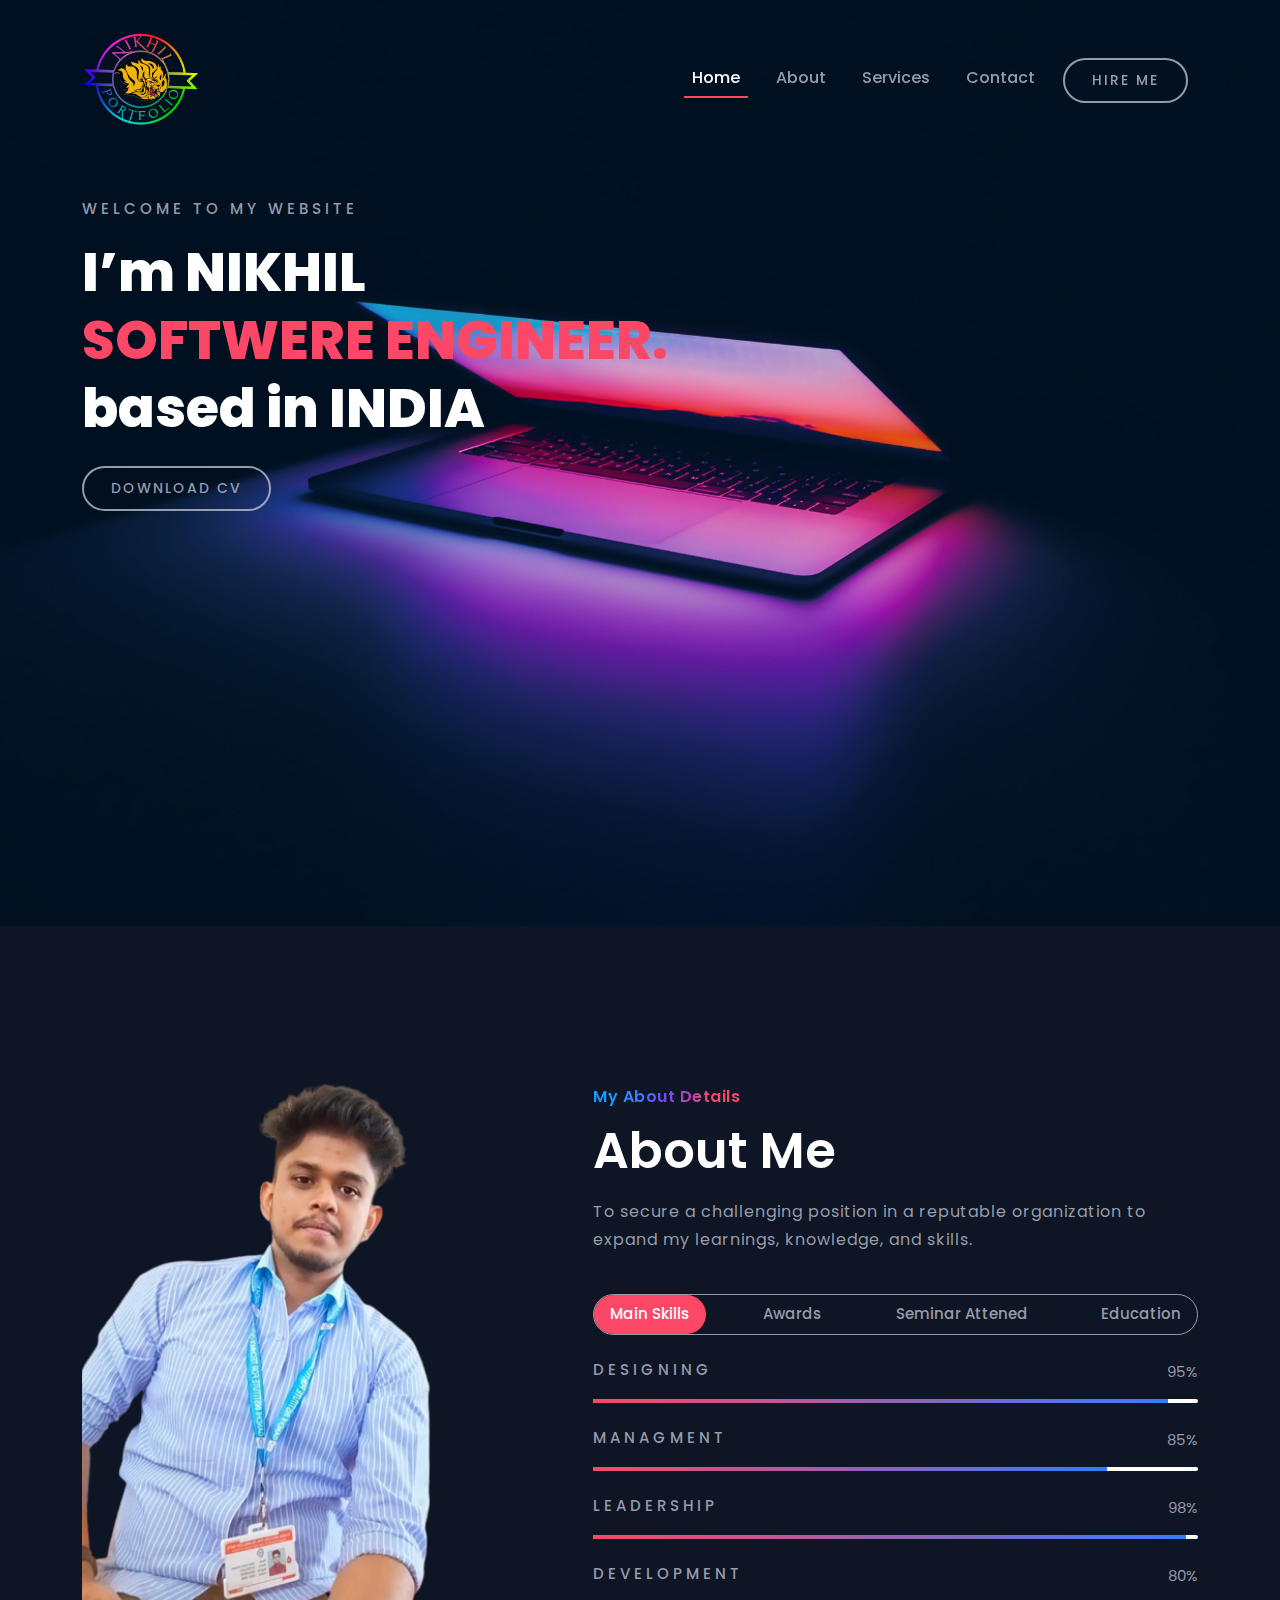
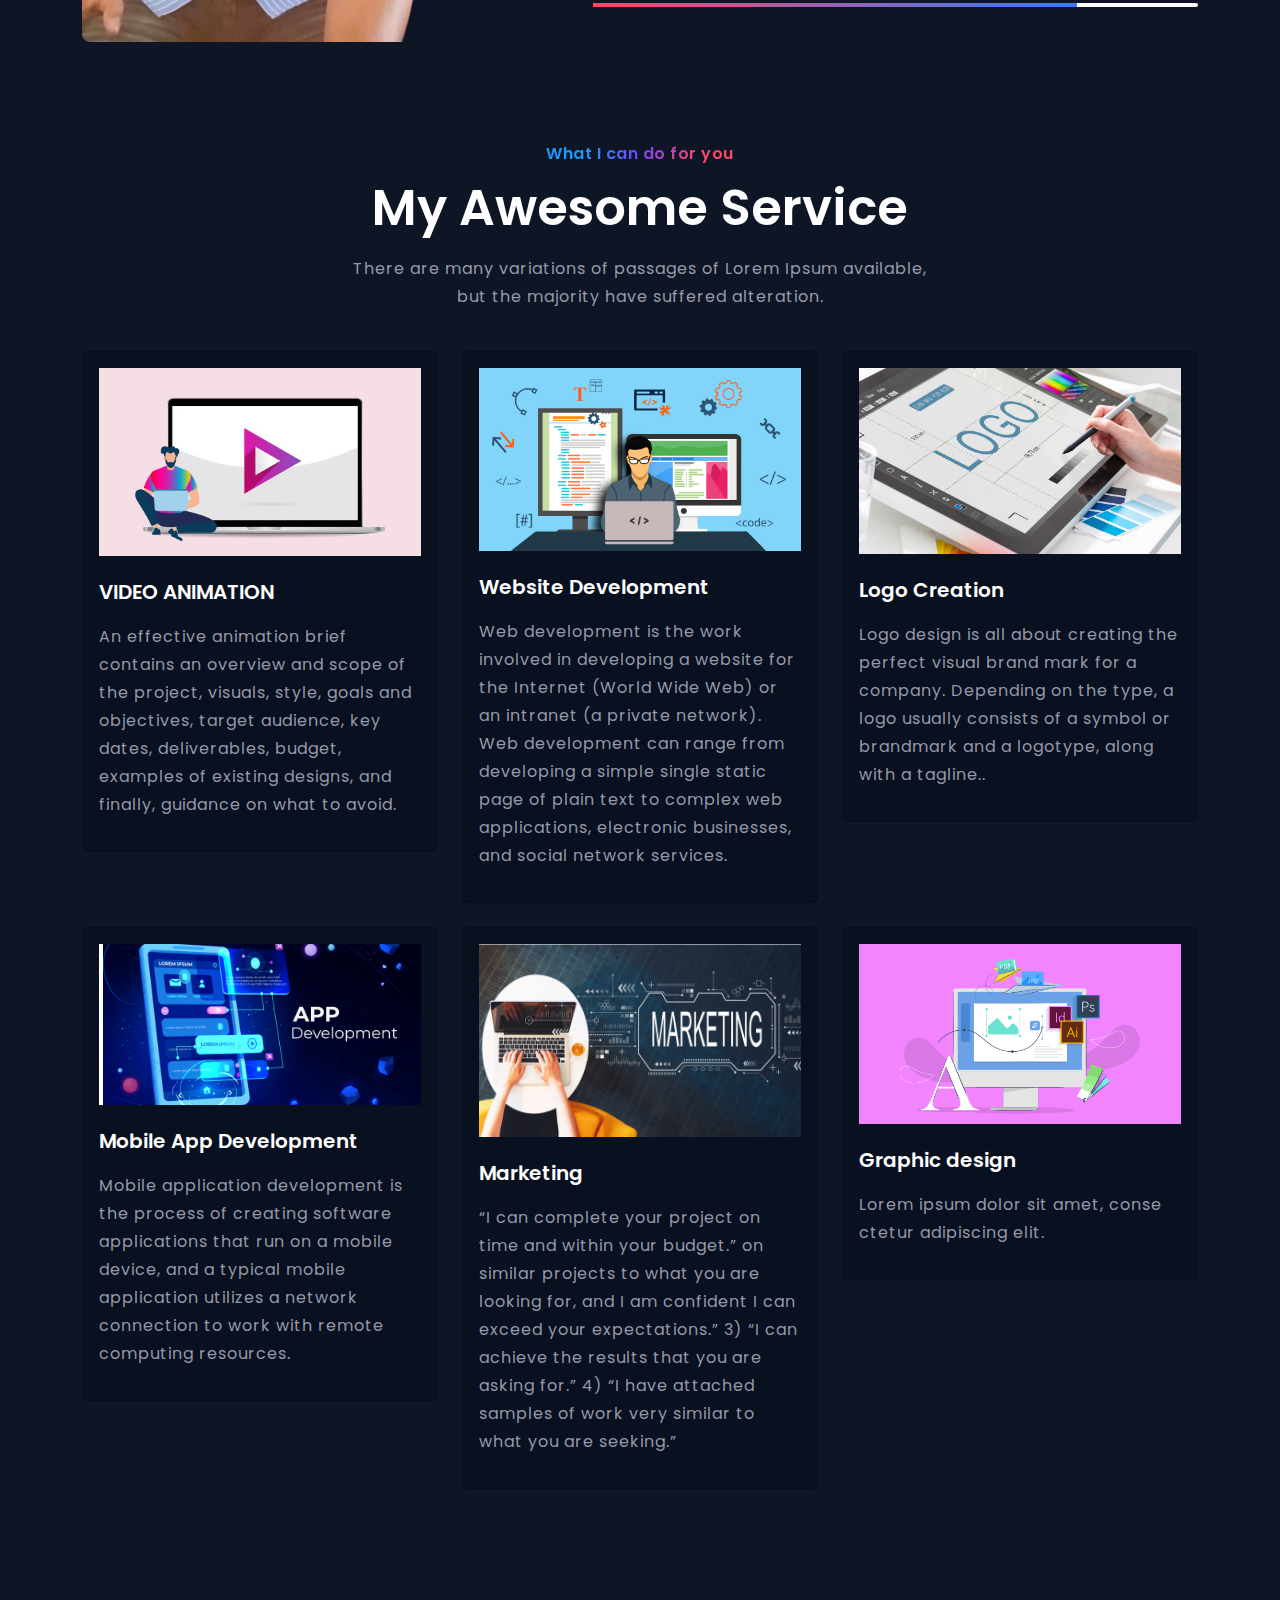
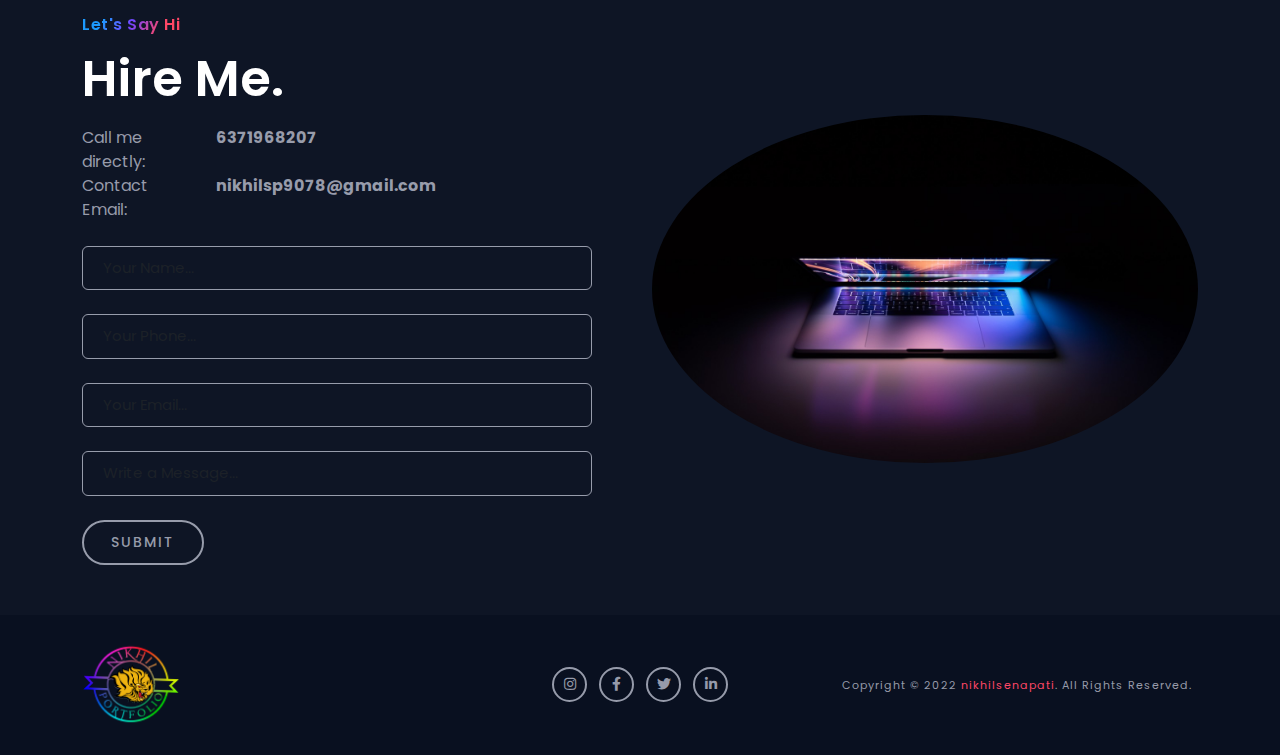
<file: index.html>
<!DOCTYPE html>
<html lang="en">

<head>
    <meta charset="UTF-8">
    <meta name="viewport" content="width=device-width, initial-scale=1.0">
    <title>Nikhil poetfolio</title>

    <!-- FAVICON -->
    <link rel="icon" type="image/png" href="anu.png" style="border-radius: 50%;">

    <!-- Bootstrap 5 CDN Links -->
    <link rel="stylesheet" href="https://cdnjs.cloudflare.com/ajax/libs/twitter-bootstrap/5.1.0/css/bootstrap.min.css">
    <link rel="stylesheet" href="https://cdnjs.cloudflare.com/ajax/libs/font-awesome/5.15.4/css/all.min.css">

    <!-- Custom File's Link -->
    <link rel="stylesheet" href="style.css">
    <link rel="stylesheet" href="reponsive-style.css">

</head>

<body data-bs-spy="scroll" data-bs-target=".navbar" data-bs-offset="75">
    <!-- Navbar section -->
    <header class="header_wrapper">
        <nav class="navbar navbar-expand-lg fixed-top">
            <div class="container">
                <a class="navbar-brand" href="#">
                    <img src="anu.png" class="img-fluid" alt="logo" style="border-radius: 50%;">
                </a>

                <button class="navbar-toggler" type="button" data-bs-toggle="collapse" data-bs-target="#navbarNav"
                    aria-controls="navbarNav" aria-expanded="false" aria-label="Toggle navigation">
                    <!-- <span class="navbar-toggler-icon"></span> -->
                    <i class="fas fa-stream navbar-toggler-icon"></i>
                </button>

                <div class="collapse navbar-collapse justify-content-end" id="navbarNav">
                    <ul class="navbar-nav menu-navbar-nav">
                        <li class="nav-item">
                            <a class="nav-link active" aria-current="page" href="#home">Home</a>
                        </li>
                        <li class="nav-item">
                            <a class="nav-link" href="#about">About</a>
                        </li>
                        <li class="nav-item">
                            <a class="nav-link" href="#services">Services</a>
                        </li>
                        
                        <li class="nav-item">
                            <a class="nav-link" href="#contact">Contact</a>
                        </li>
                        <li class="nav-item mt-3 mt-lg-0">
                            <a class="main-btn" href="#contact">Hire Me</a>
                        </li>
                    </ul>
                </div>
            </div>
        </nav>
    </header>
    <!-- Navbar section exit -->

    <!-- Banner section -->
    <section id="home" class="banner_wrapper">
        <div class="container">
            <div class="row">
                <div class="col-sm-12 text-center text-md-start">
                    <h6>WELCOME TO MY WEBSITE</h6>
                    <h1>I’m NIKHIL<br><span>SOFTWERE ENGINEER.</span><br>based in INDIA</h1>
                    <div class="mt-4">
                        <a class="main-btn" href="Nikhil CV.pdf">Download CV</a>
                    </div>
                </div>
            </div>
        </div>
    </section>
    <!-- Banner section exit -->

    <!-- About section -->
    <section id="about" class="about_wrapper">
        <div class="container">
            <div class="row justify-content-between align-items-center">
                <div class="col-lg-5 mb-4 mb-lg-0">
                    <img src="bhai.png" class="img-fluid rounded-3" alt="About Us " style="width: 500px;">
                </div>
                <div class="col-lg-7 ps-lg-5 text-center text-lg-start">
                    <div class="my-3 my-lg-0">
                        <span class="subtitle">My About Details</span>
                        <h2>About Me</h2>
                        <p>To secure a challenging position in a reputable organization to 
                          expand my learnings, knowledge, and skills.</p>
                    </div>
                    <div class="pt-4">
                        <ul class="nav nav-pills justify-content-center justify-content-lg-between mb-3" id="pills-tab" role="tablist">
                            <li class="nav-item" role="presentation">
                                <button class="nav-link active" id="pills-skill-tab" data-bs-toggle="pill"
                                    data-bs-target="#pills-skill" type="button" role="tab" aria-controls="pills-skill"
                                    aria-selected="true">Main Skills</button>
                            </li>
                            <li class="nav-item" role="presentation">
                                <button class="nav-link" id="pills-Award-tab" data-bs-toggle="pill"
                                    data-bs-target="#pills-Award" type="button" role="tab" aria-controls="pills-Award"
                                    aria-selected="false">Awards</button>
                            </li>
                            <li class="nav-item" role="presentation">
                                <button class="nav-link" id="pills-experiance-tab" data-bs-toggle="pill"
                                    data-bs-target="#pills-experiance" type="button" role="tab"
                                    aria-controls="pills-experiance" aria-selected="false">Seminar Attened</button>
                            </li>
                            
                            <li class="nav-item" role="presentation">
                                <button class="nav-link" id="pills-education-tab" data-bs-toggle="pill"
                                    data-bs-target="#pills-education" type="button" role="tab"
                                    aria-controls="pills-education" aria-selected="false">Education</button>
                            </li>
                        </ul>
                        <div class="tab-content" id="pills-tabContent">
                            <div class="tab-pane fade show active" id="pills-skill" role="tabpanel"
                                aria-labelledby="pills-skill-tab">
                                <div class="single-progress">
                                    <h6>Designing</h6>
                                    <div class="progress">
                                        <div class="progress-bar" role="progressbar" style="width: 95%"
                                            aria-valuenow="0" aria-valuemin="0" aria-valuemax="100">
                                        </div>
                                    </div>
                                    <span class="label">95%</span>
                                </div>
                                <div class="single-progress">
                                    <h6>Managment</h6>
                                    <div class="progress">
                                        <div class="progress-bar" role="progressbar" style="width: 85%"
                                            aria-valuenow="0" aria-valuemin="0" aria-valuemax="100">
                                        </div>
                                    </div>
                                    <span class="label">85%</span>
                                </div>
                                <div class="single-progress">
                                    <h6>Leadership</h6>
                                    <div class="progress">
                                        <div class="progress-bar" role="progressbar" style="width: 98%"
                                            aria-valuenow="0" aria-valuemin="0" aria-valuemax="100">
                                        </div>
                                    </div>
                                    <span class="label">98%</span>
                                </div>
                                <div class="single-progress">
                                    <h6>Development</h6>
                                    <div class="progress">
                                        <div class="progress-bar" role="progressbar" style="width: 80%"
                                            aria-valuenow="0" aria-valuemin="0" aria-valuemax="100">
                                        </div>
                                    </div>
                                    <span class="label">80%</span>
                                </div>
                            </div>
                            <div class="tab-pane fade" id="pills-Award" role="tabpanel"
                                aria-labelledby="pills-Award-tab">
                                <ul class="text-start ps-0">
                                    <li><a href="#">Was a member of NCC
                                            <span></span></a> 2016 - 2018
                                    </li>
                                    <li><a href="#app dev.jpg">The complete android app development online course 
                                      certificate from Udemy.
                                            <span></span></a> 2020 - 2021
                                    </li>
                                    <li><a href="#">The basics of cyber security online course certificate 
                                      from Udemy.
                                      
                                            <span></span></a> 2020- 2021
                                    </li>
                                    <li><a href="#ds.jpg">Data structure and Algorithms online course certificate 
                                      from Udemy.
                                            <span></span></a> 2020 - 2021
                                    </li>
                                </ul>
                            </div>
                            <div class="tab-pane fade" id="pills-experiance" role="tabpanel"
                                aria-labelledby="pills-experiance-tab">
                                <ul class="text-start ps-0">
                                    <li><a href="#">Attended a training for student on communicative 
                                      English at CET BBSR organized by BPUT in association 
                                      with Cambridge University.<span> -
                                                CET BBSR</span></a> 2020-2021
                                    </li>
                                    <li><a href="#">Attended 5 days training program on soft skill and 
                                      enhancement of performance at GIFT conducted by 
                                      Renuka Singh<span> -
                                                GIFT BBSR</span></a> 2020-2021
                                    </li>
                                    
                                </ul>
                            </div>
                            <div class="tab-pane fade" id="pills-education" role="tabpanel"
                                aria-labelledby="pills-education-tab">
                                <ul class="text-start ps-0">
                                    <li><a href="#">Pursuing B.Tech (Branch CSE)<span>
                                                - GIFT, BBSR,</span></a> Present
                                    </li>
                                    <li><a href="#"> Higher 
                                      secondary in Science<span> - sai Brundaban higher 
                                        secondary school.Betnoti
                                        </span></a> 2020
                                    </li>
                                    <li><a href="#">Matriculation<span> - MPC High school, Betnoti</span></a> 2018
                                    </li>
                                   
                                </ul>
                            </div>
                        </div>
                    </div>
                </div>

            </div>
        </div>
    </section>
    <!-- About section exit -->

    <!-- Services section -->
    <section id="services" class="services_wrapper">
        <div class="container">
            <div class="row">
                <div class="col-sm-12 text-center mb-4">
                    <span class="subtitle">What I can do for you</span>
                    <h2>My Awesome Service</h2>
                    <p>There are many variations of passages of Lorem Ipsum available,<br class="d-none d-md-block">
                        but the majority have suffered alteration.</p>
                </div>
            </div>
            <div class="row">
                <div class="col-lg-4 col-md-6 mb-4">
                    <div class="card">
                        <div class="card-body text-md-start text-center">
                            <img src="VID.jpg" alt="service" class="img-fluid mb-4">
                            <h3>VIDEO ANIMATION</h3>
                            <p>An effective animation brief contains an overview and scope of the project, visuals, style, goals and objectives, target audience, key dates, deliverables, budget, examples of existing designs, and finally, guidance on what to avoid.</p>
                        </div>
                    </div>
                </div>
                <div class="col-lg-4 col-md-6 mb-4">
                    <div class="card">
                        <div class="card-body text-md-start text-center">
                            <img src="WEB.jpg" alt="service" class="img-fluid mb-4">
                            <h3>Website Development</h3>
                            <p>Web development is the work involved in developing a website for the Internet (World Wide Web) or an intranet (a private network). Web development can range from developing a simple single static page of plain text to complex web applications, electronic businesses, and social network services. </p>
                        </div>
                    </div>
                </div>
                <div class="col-lg-4 col-md-6 mb-4">
                    <div class="card">
                        <div class="card-body text-md-start text-center">
                            <img src="logo.jpg" alt="service" class="img-fluid mb-4">
                            <h3>Logo Creation</h3>
                            <p>Logo design is all about creating the perfect visual brand mark for a company. Depending on the type, a logo usually consists of a symbol or brandmark and a logotype, along with a tagline..</p>
                        </div>
                    </div>
                </div>
                <div class="col-lg-4 col-md-6 mb-4">
                    <div class="card">
                        <div class="card-body text-md-start text-center">
                            <img src="app.png" alt="service" class="img-fluid mb-4">
                            <h3>Mobile App Development</h3>
                            <p>Mobile application development is the process of creating software applications that run on a mobile device, and a typical mobile application utilizes a network connection to work with remote computing resources.</p>
                        </div>
                    </div>
                </div>
                <div class="col-lg-4 col-md-6 mb-4">
                    <div class="card">
                        <div class="card-body text-md-start text-center">
                            <img src="markting.jpg" alt="service" class="img-fluid mb-4">
                            <h3>Marketing </h3>
                            <p>“I can complete your project on time and within your budget.” on similar projects to what you are looking for, and I am confident I can exceed your expectations.” 3) “I can achieve the results that you are asking for.” 4) “I have attached samples of work very similar to what you are seeking.”</p>
                        </div>
                    </div>
                </div>
                <div class="col-lg-4 col-md-6 mb-4">
                    <div class="card">
                        <div class="card-body text-md-start text-center">
                            <img src="grapic.png" alt="service" class="img-fluid mb-4">
                            <h3>Graphic design</h3>
                            <p>Lorem ipsum dolor sit amet, conse ctetur adipiscing elit.</p>
                        </div>
                    </div>
                </div>

            </div>
        </div>
    </section>
    <!-- Services section exit -->

   
    <!-- Contact section -->
    <section id="contact" class="contact_wrapper">
        <div class="container">
            <div class="row justify-content-between align-items-center">
                <div class="col-lg-6 order-2 order-lg-1 pe-lg-5 text-lg-start text-center">
                    <span class="subtitle">Let's Say Hi</span>
                    <h2>Hire Me.</h2>
                    <div class="row call_details mb-4">
                        <label class="col-sm-3">Call me directly:</label>
                        <div class="col-sm-9 mb-3 mb-lg-2">
                            <a href="javascript:void(0)">6371968207</a>
                        </div>
                        <label class="col-sm-3">Contact Email:</label>
                        <div class="col-sm-9 mb-3 mb-lg-2">
                            <a href="nikhilsp9078@gmail.com">nikhilsp9078@gmail.com</a>
                        </div>
                    </div> 
                    <form>
                        <div class="mb-4">
                            <input type="text" class="form-control" placeholder="Your Name..." autocomplete="off">
                        </div>
                        <div class="mb-4">
                            <input type="number" class="form-control" placeholder="Your Phone..." autocomplete="off">
                        </div>
                        <div class="mb-4">
                            <input type="email" class="form-control" placeholder="Your Email..." autocomplete="off">
                        </div>
                        <div class="mb-4">
                            <input cols="40" rows="4" class="form-control" id="message"
                                placeholder="Write a Message..." autocomplete="off">
                        </div>
                        <button type="submit" class="main-btn">Submit</button>
                    </form>
                </div>
                <div class="col-lg-6 order-1 mb-4 order-lg-1 mb-lg-0">
                    <img src="foot.jpg" style="border-radius: 50%;" class="img-fluid">
                </div>
            </div>
        </div>
    </section>
    <!-- contact section exit -->

    <!-- Footer section -->
    <section id="contact" class="footer_wrapper mt-3 mt-md-0">
        <div class="container">
            <div class="row align-items-center">
                <div class="col-lg-4 col-md-6 text-center text-md-start">
                    <div class="footer-logo mb-3 mb-md-0">
                        <img src="anu.png" style="border-radius: 50%;">
                    </div>
                </div>
                <div class="col-lg-4 col-md-6">
                    <ul class="list-unstyled d-flex justify-content-center justify-content-md-end justify-content-lg-center jus social-icon mb-3 mb-md-0">
                        <li>
                            <a href="#"><i class="fab fa-instagram"></i></a>
                        </li>
                        <li>
                            <a href="https://www.facebook.com/nikhil.senapati.1"><i class="fab fa-facebook-f"></i> </a>
                        </li>
                        <li>
                            <a href="https://twitter.com/BorenNikhil?t=3_8SBkbn3W6PtESBMbnc8g&s=09"><i class="fab fa-twitter"></i></a>
                        </li>
                        <li>
                            <a href="#"><i class="fab fa-linkedin-in"></i> </a>
                        </li>
                    </ul>
                </div>
                <div class="col-lg-4 col-md-12">
                    <div class="copyright-text text-lg-start text-center mb-3 mb-lg-0">
                        <p class="mb-0">Copyright © 2022 <a href="#">nikhilsenapati</a>. All Rights Reserved.</p>
                    </div>
                </div>
            </div>
        </div>
    </section>

    <!-- Footer section exit -->

    <!-- Bootstrap 5 JS CDN Links -->
    <script src="https://cdnjs.cloudflare.com/ajax/libs/popper.js/2.9.2/umd/popper.min.js"></script>
    <script src="https://cdnjs.cloudflare.com/ajax/libs/twitter-bootstrap/5.1.0/js/bootstrap.min.js"></script>

    <!-- Js Link -->
    <script src="main.js"></script>
</body>

</html>
</file>
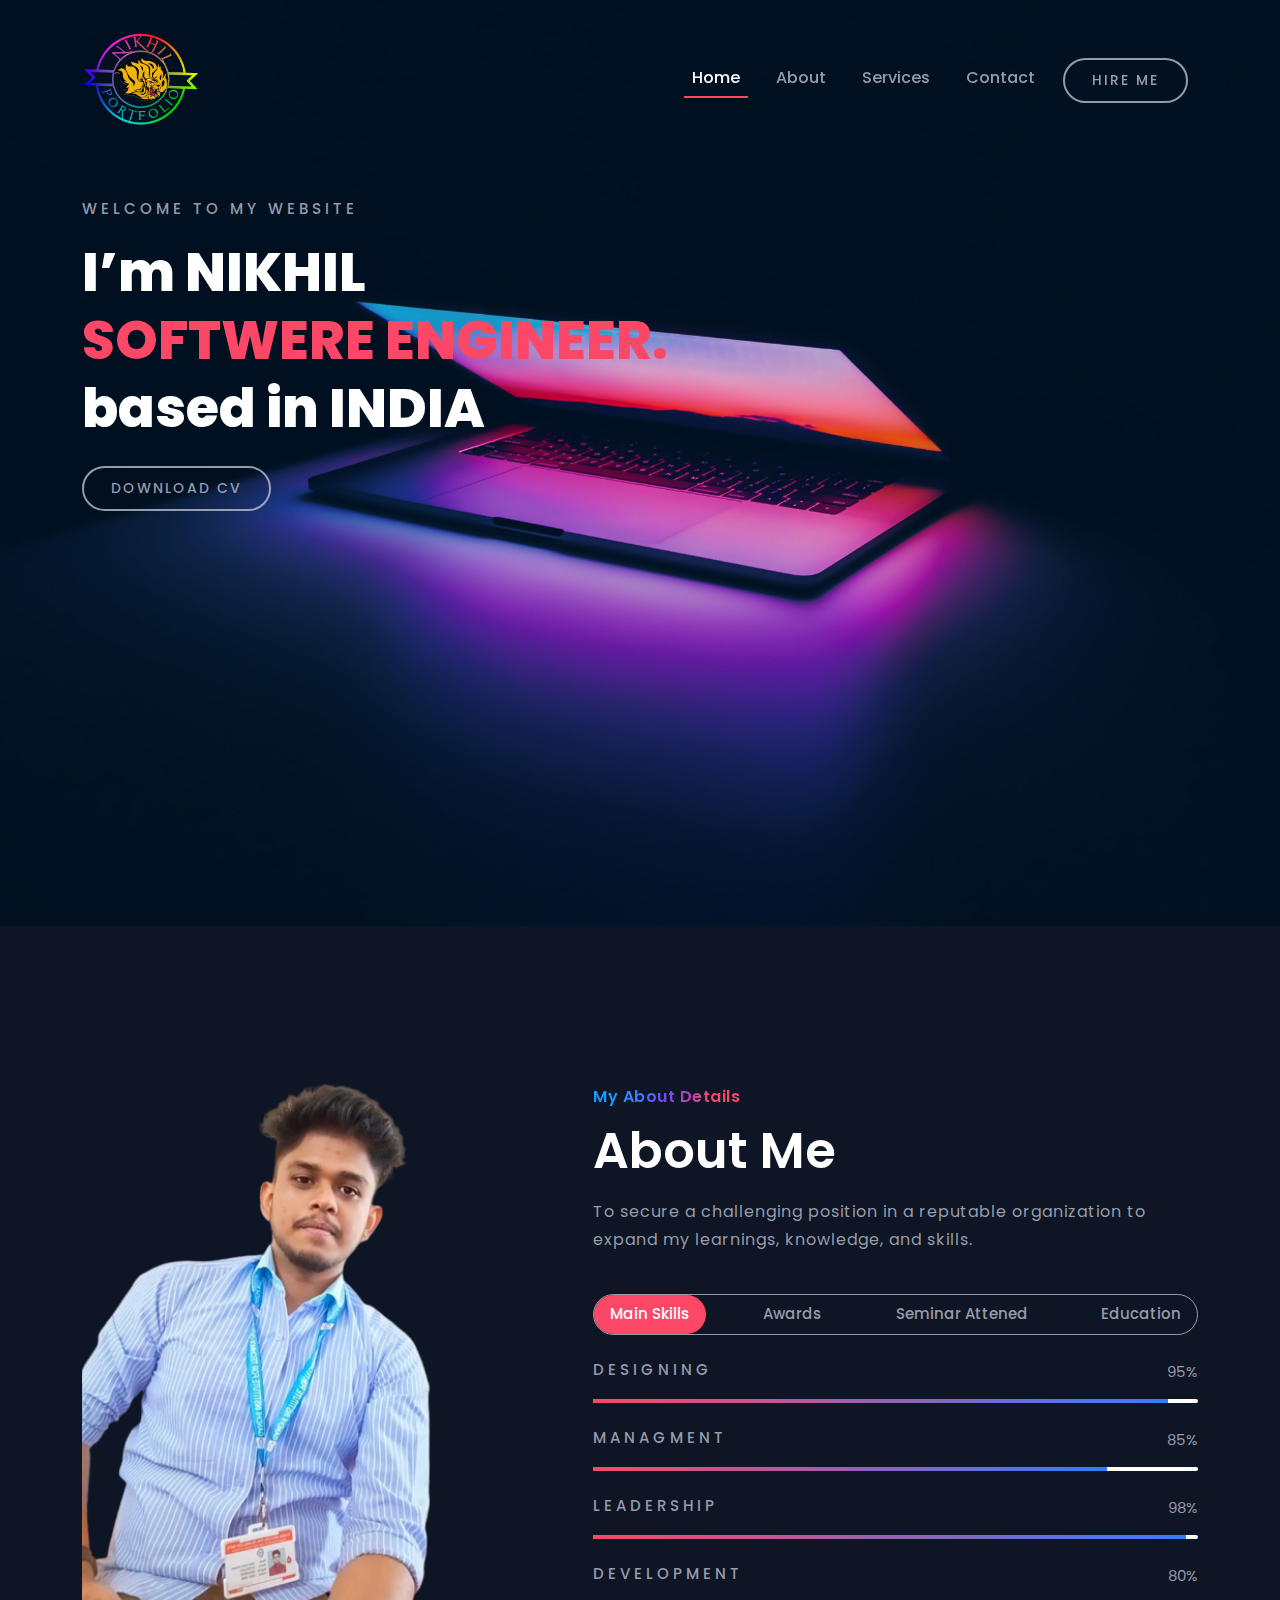
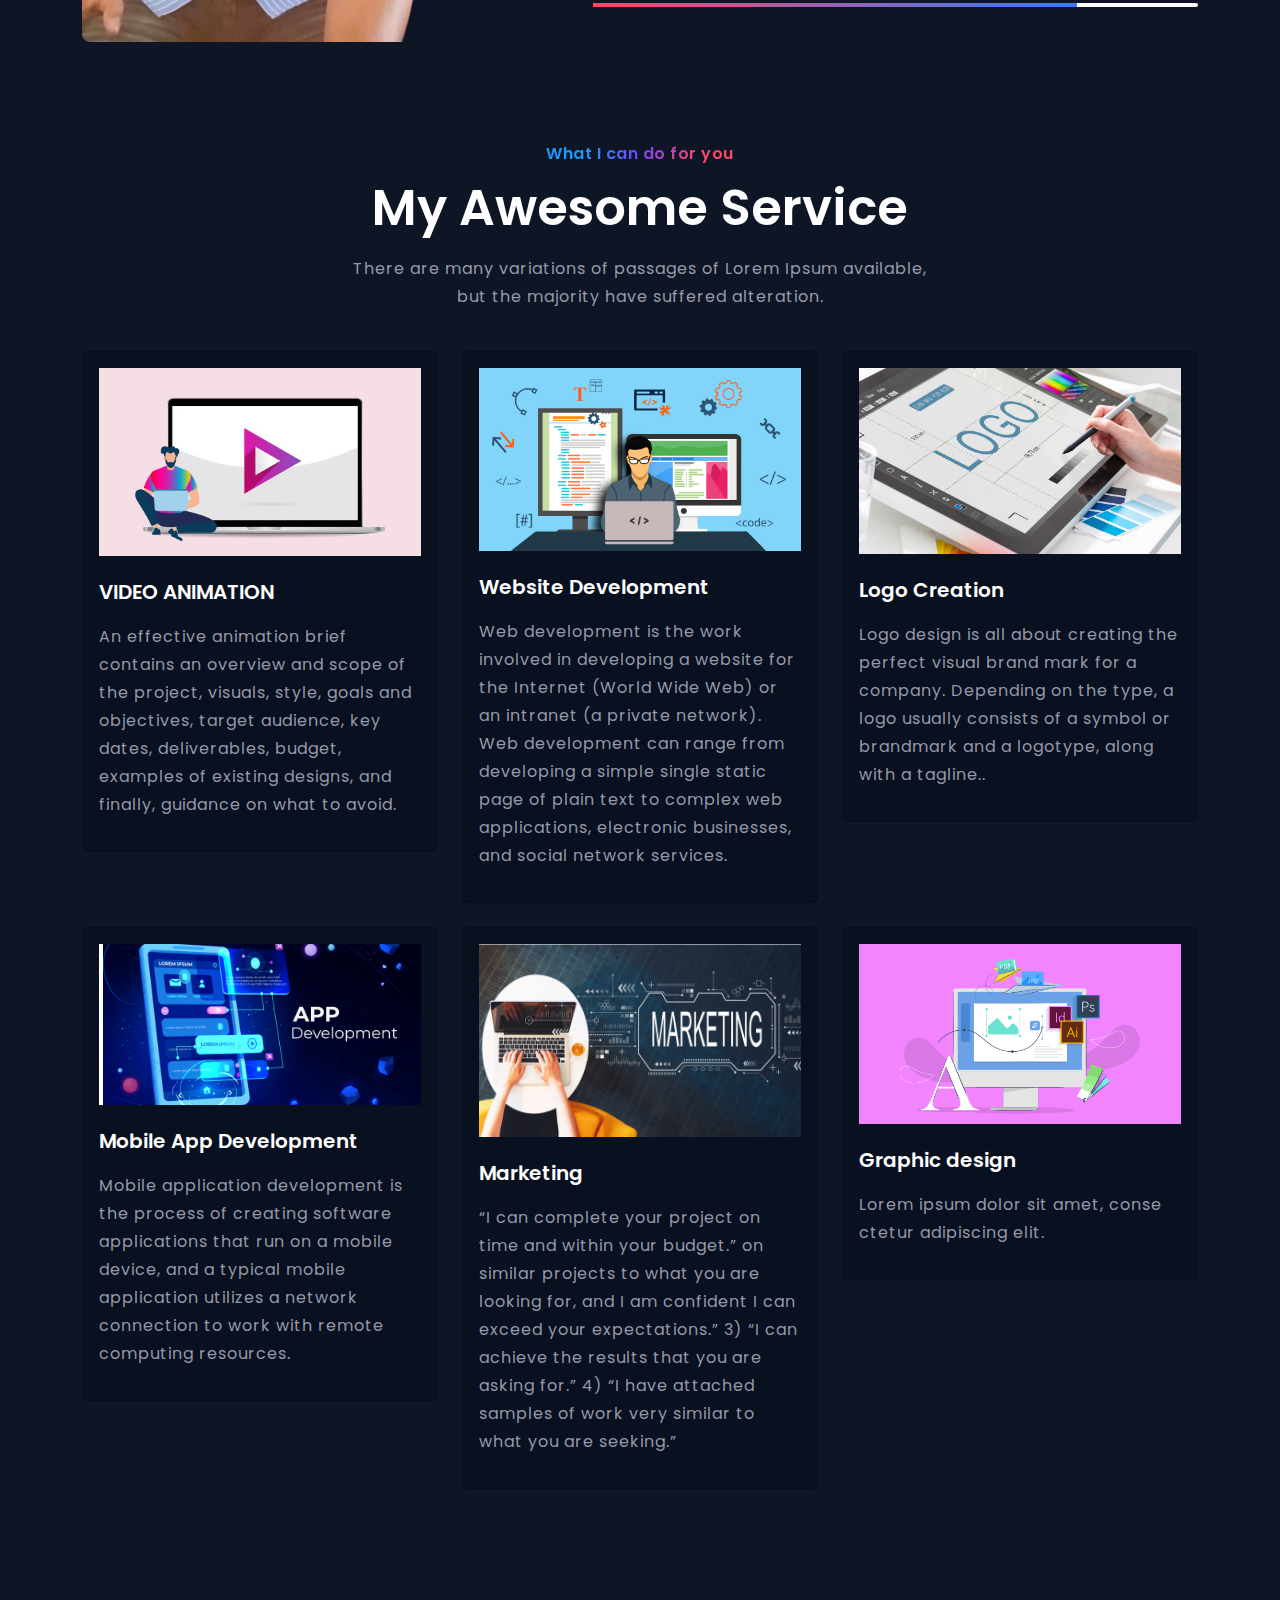
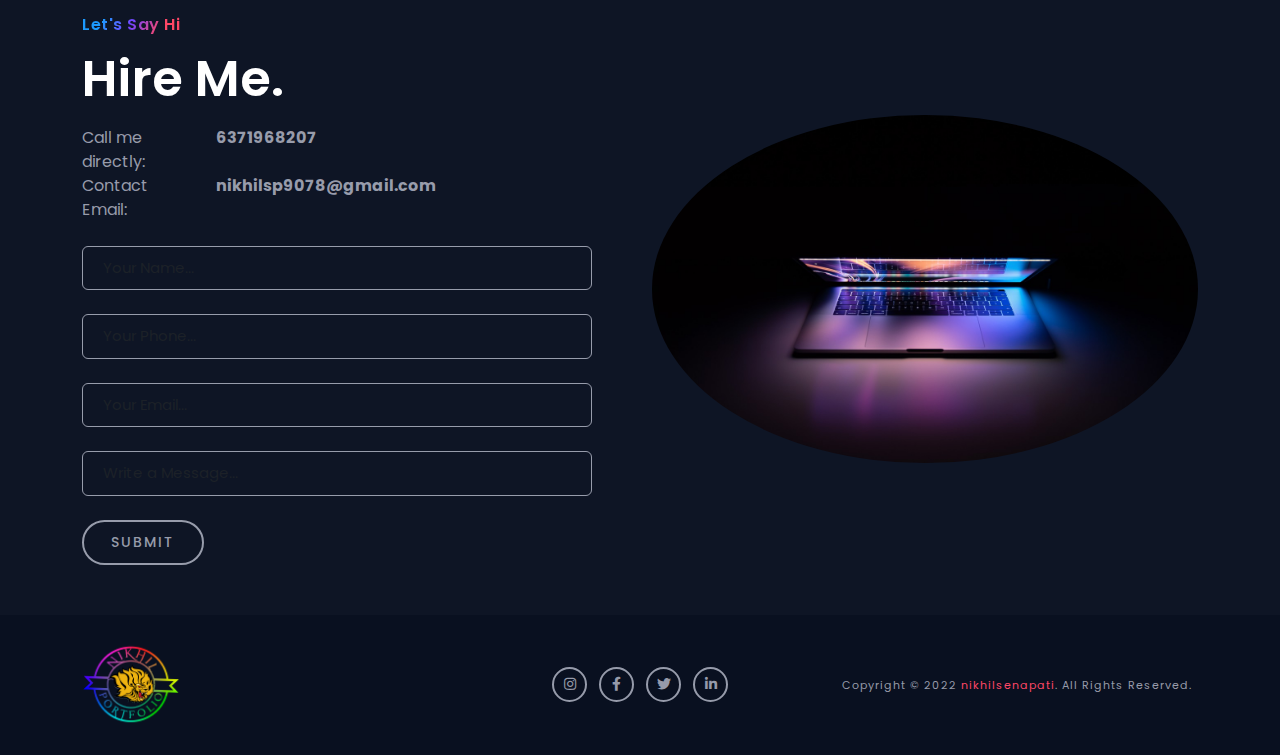
<file: iindex.html>
<!DOCTYPE html>
<html lang="en">

<head>
    <meta charset="UTF-8">
    <meta name="viewport" content="width=device-width, initial-scale=1.0">
    <title>Nikhil poetfolio</title>

    <!-- FAVICON -->
    <link rel="icon" type="image/png" href="anu.png" style="border-radius: 50%;">

    <!-- Bootstrap 5 CDN Links -->
    <link rel="stylesheet" href="https://cdnjs.cloudflare.com/ajax/libs/twitter-bootstrap/5.1.0/css/bootstrap.min.css">
    <link rel="stylesheet" href="https://cdnjs.cloudflare.com/ajax/libs/font-awesome/5.15.4/css/all.min.css">

    <!-- Custom File's Link -->
    <link rel="stylesheet" href="style.css">
    <link rel="stylesheet" href="reponsive-style.css">

</head>

<body data-bs-spy="scroll" data-bs-target=".navbar" data-bs-offset="75">
    <!-- Navbar section -->
    <header class="header_wrapper">
        <nav class="navbar navbar-expand-lg fixed-top">
            <div class="container">
                <a class="navbar-brand" href="#">
                    <img src="anu.png" class="img-fluid" alt="logo" style="border-radius: 50%;">
                </a>

                <button class="navbar-toggler" type="button" data-bs-toggle="collapse" data-bs-target="#navbarNav"
                    aria-controls="navbarNav" aria-expanded="false" aria-label="Toggle navigation">
                    <!-- <span class="navbar-toggler-icon"></span> -->
                    <i class="fas fa-stream navbar-toggler-icon"></i>
                </button>

                <div class="collapse navbar-collapse justify-content-end" id="navbarNav">
                    <ul class="navbar-nav menu-navbar-nav">
                        <li class="nav-item">
                            <a class="nav-link active" aria-current="page" href="#home">Home</a>
                        </li>
                        <li class="nav-item">
                            <a class="nav-link" href="#about">About</a>
                        </li>
                        <li class="nav-item">
                            <a class="nav-link" href="#services">Services</a>
                        </li>
                        
                        <li class="nav-item">
                            <a class="nav-link" href="#contact">Contact</a>
                        </li>
                        <li class="nav-item mt-3 mt-lg-0">
                            <a class="main-btn" href="#contact">Hire Me</a>
                        </li>
                    </ul>
                </div>
            </div>
        </nav>
    </header>
    <!-- Navbar section exit -->

    <!-- Banner section -->
    <section id="home" class="banner_wrapper">
        <div class="container">
            <div class="row">
                <div class="col-sm-12 text-center text-md-start">
                    <h6>WELCOME TO MY WEBSITE</h6>
                    <h1>I’m NIKHIL<br><span>SOFTWERE ENGINEER.</span><br>based in INDIA</h1>
                    <div class="mt-4">
                        <a class="main-btn" href="Nikhil CV.pdf">Download CV</a>
                    </div>
                </div>
            </div>
        </div>
    </section>
    <!-- Banner section exit -->

    <!-- About section -->
    <section id="about" class="about_wrapper">
        <div class="container">
            <div class="row justify-content-between align-items-center">
                <div class="col-lg-5 mb-4 mb-lg-0">
                    <img src="bhai.png" class="img-fluid rounded-3" alt="About Us " style="width: 500px;">
                </div>
                <div class="col-lg-7 ps-lg-5 text-center text-lg-start">
                    <div class="my-3 my-lg-0">
                        <span class="subtitle">My About Details</span>
                        <h2>About Me</h2>
                        <p>To secure a challenging position in a reputable organization to 
                          expand my learnings, knowledge, and skills.</p>
                    </div>
                    <div class="pt-4">
                        <ul class="nav nav-pills justify-content-center justify-content-lg-between mb-3" id="pills-tab" role="tablist">
                            <li class="nav-item" role="presentation">
                                <button class="nav-link active" id="pills-skill-tab" data-bs-toggle="pill"
                                    data-bs-target="#pills-skill" type="button" role="tab" aria-controls="pills-skill"
                                    aria-selected="true">Main Skills</button>
                            </li>
                            <li class="nav-item" role="presentation">
                                <button class="nav-link" id="pills-Award-tab" data-bs-toggle="pill"
                                    data-bs-target="#pills-Award" type="button" role="tab" aria-controls="pills-Award"
                                    aria-selected="false">Awards</button>
                            </li>
                            <li class="nav-item" role="presentation">
                                <button class="nav-link" id="pills-experiance-tab" data-bs-toggle="pill"
                                    data-bs-target="#pills-experiance" type="button" role="tab"
                                    aria-controls="pills-experiance" aria-selected="false">Seminar Attened</button>
                            </li>
                            
                            <li class="nav-item" role="presentation">
                                <button class="nav-link" id="pills-education-tab" data-bs-toggle="pill"
                                    data-bs-target="#pills-education" type="button" role="tab"
                                    aria-controls="pills-education" aria-selected="false">Education</button>
                            </li>
                        </ul>
                        <div class="tab-content" id="pills-tabContent">
                            <div class="tab-pane fade show active" id="pills-skill" role="tabpanel"
                                aria-labelledby="pills-skill-tab">
                                <div class="single-progress">
                                    <h6>Designing</h6>
                                    <div class="progress">
                                        <div class="progress-bar" role="progressbar" style="width: 95%"
                                            aria-valuenow="0" aria-valuemin="0" aria-valuemax="100">
                                        </div>
                                    </div>
                                    <span class="label">95%</span>
                                </div>
                                <div class="single-progress">
                                    <h6>Managment</h6>
                                    <div class="progress">
                                        <div class="progress-bar" role="progressbar" style="width: 85%"
                                            aria-valuenow="0" aria-valuemin="0" aria-valuemax="100">
                                        </div>
                                    </div>
                                    <span class="label">85%</span>
                                </div>
                                <div class="single-progress">
                                    <h6>Leadership</h6>
                                    <div class="progress">
                                        <div class="progress-bar" role="progressbar" style="width: 98%"
                                            aria-valuenow="0" aria-valuemin="0" aria-valuemax="100">
                                        </div>
                                    </div>
                                    <span class="label">98%</span>
                                </div>
                                <div class="single-progress">
                                    <h6>Development</h6>
                                    <div class="progress">
                                        <div class="progress-bar" role="progressbar" style="width: 80%"
                                            aria-valuenow="0" aria-valuemin="0" aria-valuemax="100">
                                        </div>
                                    </div>
                                    <span class="label">80%</span>
                                </div>
                            </div>
                            <div class="tab-pane fade" id="pills-Award" role="tabpanel"
                                aria-labelledby="pills-Award-tab">
                                <ul class="text-start ps-0">
                                    <li><a href="#">Was a member of NCC
                                            <span></span></a> 2016 - 2018
                                    </li>
                                    <li><a href="#app dev.jpg">The complete android app development online course 
                                      certificate from Udemy.
                                            <span></span></a> 2020 - 2021
                                    </li>
                                    <li><a href="#">The basics of cyber security online course certificate 
                                      from Udemy.
                                      
                                            <span></span></a> 2020- 2021
                                    </li>
                                    <li><a href="#ds.jpg">Data structure and Algorithms online course certificate 
                                      from Udemy.
                                            <span></span></a> 2020 - 2021
                                    </li>
                                </ul>
                            </div>
                            <div class="tab-pane fade" id="pills-experiance" role="tabpanel"
                                aria-labelledby="pills-experiance-tab">
                                <ul class="text-start ps-0">
                                    <li><a href="#">Attended a training for student on communicative 
                                      English at CET BBSR organized by BPUT in association 
                                      with Cambridge University.<span> -
                                                CET BBSR</span></a> 2020-2021
                                    </li>
                                    <li><a href="#">Attended 5 days training program on soft skill and 
                                      enhancement of performance at GIFT conducted by 
                                      Renuka Singh<span> -
                                                GIFT BBSR</span></a> 2020-2021
                                    </li>
                                    
                                </ul>
                            </div>
                            <div class="tab-pane fade" id="pills-education" role="tabpanel"
                                aria-labelledby="pills-education-tab">
                                <ul class="text-start ps-0">
                                    <li><a href="#">Pursuing B.Tech (Branch CSE)<span>
                                                - GIFT, BBSR,</span></a> Present
                                    </li>
                                    <li><a href="#"> Higher 
                                      secondary in Science<span> - sai Brundaban higher 
                                        secondary school.Betnoti
                                        </span></a> 2020
                                    </li>
                                    <li><a href="#">Matriculation<span> - MPC High school, Betnoti</span></a> 2018
                                    </li>
                                   
                                </ul>
                            </div>
                        </div>
                    </div>
                </div>

            </div>
        </div>
    </section>
    <!-- About section exit -->

    <!-- Services section -->
    <section id="services" class="services_wrapper">
        <div class="container">
            <div class="row">
                <div class="col-sm-12 text-center mb-4">
                    <span class="subtitle">What I can do for you</span>
                    <h2>My Awesome Service</h2>
                    <p>There are many variations of passages of Lorem Ipsum available,<br class="d-none d-md-block">
                        but the majority have suffered alteration.</p>
                </div>
            </div>
            <div class="row">
                <div class="col-lg-4 col-md-6 mb-4">
                    <div class="card">
                        <div class="card-body text-md-start text-center">
                            <img src="VID.jpg" alt="service" class="img-fluid mb-4">
                            <h3>VIDEO ANIMATION</h3>
                            <p>An effective animation brief contains an overview and scope of the project, visuals, style, goals and objectives, target audience, key dates, deliverables, budget, examples of existing designs, and finally, guidance on what to avoid.</p>
                        </div>
                    </div>
                </div>
                <div class="col-lg-4 col-md-6 mb-4">
                    <div class="card">
                        <div class="card-body text-md-start text-center">
                            <img src="WEB.jpg" alt="service" class="img-fluid mb-4">
                            <h3>Website Development</h3>
                            <p>Web development is the work involved in developing a website for the Internet (World Wide Web) or an intranet (a private network). Web development can range from developing a simple single static page of plain text to complex web applications, electronic businesses, and social network services. </p>
                        </div>
                    </div>
                </div>
                <div class="col-lg-4 col-md-6 mb-4">
                    <div class="card">
                        <div class="card-body text-md-start text-center">
                            <img src="logo.jpg" alt="service" class="img-fluid mb-4">
                            <h3>Logo Creation</h3>
                            <p>Logo design is all about creating the perfect visual brand mark for a company. Depending on the type, a logo usually consists of a symbol or brandmark and a logotype, along with a tagline..</p>
                        </div>
                    </div>
                </div>
                <div class="col-lg-4 col-md-6 mb-4">
                    <div class="card">
                        <div class="card-body text-md-start text-center">
                            <img src="app.png" alt="service" class="img-fluid mb-4">
                            <h3>Mobile App Development</h3>
                            <p>Mobile application development is the process of creating software applications that run on a mobile device, and a typical mobile application utilizes a network connection to work with remote computing resources.</p>
                        </div>
                    </div>
                </div>
                <div class="col-lg-4 col-md-6 mb-4">
                    <div class="card">
                        <div class="card-body text-md-start text-center">
                            <img src="markting.jpg" alt="service" class="img-fluid mb-4">
                            <h3>Marketing </h3>
                            <p>“I can complete your project on time and within your budget.” on similar projects to what you are looking for, and I am confident I can exceed your expectations.” 3) “I can achieve the results that you are asking for.” 4) “I have attached samples of work very similar to what you are seeking.”</p>
                        </div>
                    </div>
                </div>
                <div class="col-lg-4 col-md-6 mb-4">
                    <div class="card">
                        <div class="card-body text-md-start text-center">
                            <img src="grapic.png" alt="service" class="img-fluid mb-4">
                            <h3>Graphic design</h3>
                            <p>Lorem ipsum dolor sit amet, conse ctetur adipiscing elit.</p>
                        </div>
                    </div>
                </div>

            </div>
        </div>
    </section>
    <!-- Services section exit -->

   
    <!-- Contact section -->
    <section id="contact" class="contact_wrapper">
        <div class="container">
            <div class="row justify-content-between align-items-center">
                <div class="col-lg-6 order-2 order-lg-1 pe-lg-5 text-lg-start text-center">
                    <span class="subtitle">Let's Say Hi</span>
                    <h2>Hire Me.</h2>
                    <div class="row call_details mb-4">
                        <label class="col-sm-3">Call me directly:</label>
                        <div class="col-sm-9 mb-3 mb-lg-2">
                            <a href="javascript:void(0)">6371968207</a>
                        </div>
                        <label class="col-sm-3">Contact Email:</label>
                        <div class="col-sm-9 mb-3 mb-lg-2">
                            <a href="nikhilsp9078@gmail.com">nikhilsp9078@gmail.com</a>
                        </div>
                    </div> 
                    <form>
                        <div class="mb-4">
                            <input type="text" class="form-control" placeholder="Your Name..." autocomplete="off">
                        </div>
                        <div class="mb-4">
                            <input type="number" class="form-control" placeholder="Your Phone..." autocomplete="off">
                        </div>
                        <div class="mb-4">
                            <input type="email" class="form-control" placeholder="Your Email..." autocomplete="off">
                        </div>
                        <div class="mb-4">
                            <input cols="40" rows="4" class="form-control" id="message"
                                placeholder="Write a Message..." autocomplete="off">
                        </div>
                        <button type="submit" class="main-btn">Submit</button>
                    </form>
                </div>
                <div class="col-lg-6 order-1 mb-4 order-lg-1 mb-lg-0">
                    <img src="foot.jpg" style="border-radius: 50%;" class="img-fluid">
                </div>
            </div>
        </div>
    </section>
    <!-- contact section exit -->

    <!-- Footer section -->
    <section id="contact" class="footer_wrapper mt-3 mt-md-0">
        <div class="container">
            <div class="row align-items-center">
                <div class="col-lg-4 col-md-6 text-center text-md-start">
                    <div class="footer-logo mb-3 mb-md-0">
                        <img src="anu.png" style="border-radius: 50%;">
                    </div>
                </div>
                <div class="col-lg-4 col-md-6">
                    <ul class="list-unstyled d-flex justify-content-center justify-content-md-end justify-content-lg-center jus social-icon mb-3 mb-md-0">
                        <li>
                            <a href="#"><i class="fab fa-instagram"></i></a>
                        </li>
                        <li>
                            <a href="https://www.facebook.com/nikhil.senapati.1"><i class="fab fa-facebook-f"></i> </a>
                        </li>
                        <li>
                            <a href="https://twitter.com/BorenNikhil?t=3_8SBkbn3W6PtESBMbnc8g&s=09"><i class="fab fa-twitter"></i></a>
                        </li>
                        <li>
                            <a href="#"><i class="fab fa-linkedin-in"></i> </a>
                        </li>
                    </ul>
                </div>
                <div class="col-lg-4 col-md-12">
                    <div class="copyright-text text-lg-start text-center mb-3 mb-lg-0">
                        <p class="mb-0">Copyright © 2022 <a href="#">nikhilsenapati</a>. All Rights Reserved.</p>
                    </div>
                </div>
            </div>
        </div>
    </section>

    <!-- Footer section exit -->

    <!-- Bootstrap 5 JS CDN Links -->
    <script src="https://cdnjs.cloudflare.com/ajax/libs/popper.js/2.9.2/umd/popper.min.js"></script>
    <script src="https://cdnjs.cloudflare.com/ajax/libs/twitter-bootstrap/5.1.0/js/bootstrap.min.js"></script>

    <!-- Js Link -->
    <script src="main.js"></script>
</body>

</html>
</file>
<file: style.css>
/* TABLE OF CONTENTS */
/* ------------------
1. General
2. Navbar
3. Banner
4. About
5. Services
6. Portfolio
6. Contact
7. Footer
-------------------- */

/* 1 General */
@import url('https://fonts.googleapis.com/css2?family=Poppins:wght@100;200;300;400;500;600;700;800;900&display=swap');

* {
    box-sizing: border-box;
    margin: 0;
    padding: 0;
}

:root {
    /* Background Color */
    --primary-color: #FD4766;
    --secondary-color: #0e1525;
    --bg-dark-blue: #091020;
    --bg-white: #fff;
    --gray-color: #c6c9d8bf;
    --gradient-color: linear-gradient(-224deg, var(--primary-color) 0, #337DFF 100%);
    --gradient-text: linear-gradient(120deg, #1C99FE 20.69%, #7644FF 50.19%, var(--primary-color) 79.69%);
    filter: progid:DXImageTransform.Microsoft.gradient(startColorstr='var(--primary-color)', endColorstr='var(--secondary-color)', GradientType=1);

    /* Text Color */
    --primary-font:'Poppins', sans-serif;
    --primary-text: #FD4766;
    --text-gray: #c6c9d8bf;
    --text-white: #fff;
}

body {
    font-family: var(--primary-font);
    background-color: var(--secondary-color);
}

a {
    text-decoration: none;
}

/* 1 Custom CSS */

::-webkit-scrollbar {
    width: 6px;
}

::-webkit-scrollbar-track {
    background: var(--bg-dark-blue);
}

::-webkit-scrollbar-thumb {
    background: var(--primary-color);
}

input[type=number]::-webkit-inner-spin-button, 
input[type=number]::-webkit-outer-spin-button { 
  -webkit-appearance: none; 
  margin: 0; 
}

section {
    padding: 50px 0;
}

.main-btn {
    display: inline-block;
    border-radius: 50px;
    transition: all .4s ease-in-out;
    padding: 10px 27px;
    background-color: transparent;
    border: 2px solid var(--gray-color);
    color: var(--text-gray);
    font-weight: 500;
    font-size: 14px;
    text-transform: uppercase;
    letter-spacing: 2px;
    text-decoration: none;
}

.main-btn:hover {
    background-color: var(--primary-color);
    border-color: var(--primary-color);
    color: var(--text-white);
    box-shadow: 0 0 5px #03e9f4,
    0 0 25px #03e9f4,
    0 0 50px #03e9f4,
    0 0 200px #03e9f4;
-webkit-box-reflect:below 1px linear-gradient(transparent, #0005 border-radius:50%) ;
}


h1 {
    font-size: 54px;
    line-height: 68px;
    font-weight: 800;
    color: var(--text-white);
    margin-bottom: 20px;
}

h1 span {
    color: var(--primary-color);
    
}

h2 {
    font-size: 50px;
    line-height: 1.3;
    font-weight: 600;
    color: var(--text-white);
    margin-bottom: 15px;
}

h3 {
    margin-bottom: 19px;
    font-weight: 600;
    font-size: 20px;
    color: var(--text-white);
}

h6 {
    color: var(--text-gray);
    font-size: 15px;
    text-transform: uppercase;
    letter-spacing: 4px;
    display: block;
    margin-bottom: 20px;
}

p {
    color: var(--text-gray);
    font-size: 16px;
    line-height: 28px;
    letter-spacing: 1px;
    font-weight: 400;
}

.subtitle {
    display: inline-block;
    font-weight: 600;
    letter-spacing: 0.5px;
    line-height: 18px;
    font-size: 16px;
    margin-bottom: 12px;
    background: var(--primary-color);
    background: var(--gradient-text);
    -webkit-background-clip: text;
    -webkit-text-fill-color: transparent;
}

input:hover,
input:focus,
textarea:focus,
textarea:hover,
button {
    outline: none !important;
    box-shadow: none !important; 
}

/* 2 Navbar */
.header_wrapper .navbar {
    padding:15px 0;
    -webkit-transition: all .2s linear;
    -o-transition: all .2s linear;
    transition: all .2s linear;
}

.header_wrapper .navbar-brand img {
    max-width: 120px;
    height: auto;
}

.header_wrapper .navbar-toggler {
    border: 0;
    color: var(--gray-color);
    line-height:2;
}

.header_wrapper .navbar-toggler:focus {
    box-shadow: none;
}

.header_wrapper .nav-item {
    margin: 0 10px;
}

.header_wrapper .nav-item .nav-link {
    position: relative;
    font-size: 16px;
    font-weight: 500;
    color: var(--text-gray);
    display:inline-block;
}

.header_wrapper .nav-item .nav-link::after {
    position: absolute;
    content: "";
    left: 0;
    width: 0;
    height: 2px;
    background: var(--primary-color);
    transition: 0.3s;
    bottom: 0;
}

.header_wrapper .nav-item .nav-link.active::after,
.header_wrapper .nav-item .nav-link:hover::after {
    width: 100%;
}

.header_wrapper .nav-item .nav-link.active,
.header_wrapper .nav-item .nav-link:hover {
    color: var(--text-white);
}

.header-scrolled {
    position: fixed; 
    top: 0;
    left: 0;
    width: 100%; 
    background-color: var(--bg-dark-blue);
    -webkit-box-shadow: 0 4px 6px 0 rgba(12, 0, 46, .05);
    box-shadow: 0 4px 6px 0 rgba(12, 0, 46, .05);
}

.header-scrolled .nav-item .nav-link.active,
.header-scrolled .nav-item .nav-link:hover {
    color: var(--primary-text);
}

/* 3 Banner */
.banner_wrapper {
    width: 100%;
    height: auto;
    min-height: 1000px;
    background-image: url('bg.jpg');
    background-repeat: no-repeat;
    background-position: center center;
    background-size: cover;
    background-attachment: fixed;
    padding: 200px 0 100px 0;

}

/* 4 About */
.about_wrapper ul.nav-pills {
    border: 1px solid var(--gray-color);
    border-radius: 50px;
}

.about_wrapper ul li .nav-link {
    border-radius: 50px;
    font-size: 15px;
    font-weight: 500;
    transition: all 0.45s cubic-bezier(0, 0, 0.2, 1);
    display: inline-block;
    color: var(--text-gray);
    border: 0;
    transition: 0.3s;
}

.about_wrapper ul li .nav-link.active {
    background-color: var(--primary-color);
}

.about_wrapper .single-progress {
    margin-top: 26px;
    position: relative;
    overflow: hidden;
}

.about_wrapper .single-progress .progress {
    height: 4px;
    border-radius: 4px;
    box-shadow: none;
    background-color: var(--bg-white);
    overflow: visible;
}

.about_wrapper .progress-bar {
    background-color: var(--primary-color);
    background-image: var(--gradient-color);
}

.about_wrapper .single-progress h6 {
    text-align: left;
}

.about_wrapper .single-progress .label {
    position: absolute;
    right: 0;
    top: 0;
    color: var(--text-gray);
    font-size: 15px;
}

.about_wrapper .tab-pane li {
    color: var(--gray-color);
    font-size: 16px;
    margin-bottom: 15px;
    font-weight: 300;
    list-style: none;
}

.about_wrapper .tab-pane li a {
    font-weight: 500;
    display: block;
    color: var(--text-gray);
}
/* .about_wrapper:hover{
   
    box-shadow: 0 0 5px #03e9f4,
    0 0 25px #03e9f4,
    0 0 50px #03e9f4,
    0 0 200px #03e9f4; 
} */

/* 4 Services */
.services_wrapper .card {
    background-color: var(--bg-dark-blue);
    cursor: pointer;
    transition: transform 0.65s cubic-bezier(0.05, 0.2, 0.1, 1);
    box-shadow: 0.65s cubic-bezier(0.05, 0.2, 0.1, 1);
}

.services_wrapper .card:hover {
    box-shadow: 0px 2px 70px 0px rgb(253 71 102 / 5%);
    transform: translateY(-5px);
     box-shadow: 0 0 5px #03e9f4,
    0 0 25px #03e9f4,
    0 0 50px #03e9f4,
    0 0 200px #03e9f4;
}

/* 5 Portfolio */
.portfolio_wrapper .card {
    height:100%;
    min-height: 350px;
    overflow: hidden;
    border: 1px solid var(--bg-white);
    cursor: pointer;
    box-shadow: 0 0 16px 4px var(--bg-dark-blue); 
}

.portfolio_wrapper .card span {
    transition: background-position 4s ease-in-out 0s;
    width: 100%;
    height: 100%;
    background-position: top center;
    background-size: cover;
}

.portfolio_wrapper .card:hover span {
    background-position: bottom center;
}

/* 6 Contact */
.contact_wrapper .form-control,
.contact_wrapper textarea {
    background-color: transparent;
    border-color: var(--gray-color);
    color: var(--text-gray);
    font-size: 15px;
    font-weight: 400;
    padding: 10px 20px;
}
.contact_wrapper .form-control:hover,
.contact_wrapper textarea:hover,
.contact_wrapper .form-control:focus,
.contact_wrapper textarea:focus { 
    border-color: var(--primary-color);
    color: var(--text-white); 
}  
.contact_wrapper .call_details{
    color:var(--text-gray);
}
.contact_wrapper .call_details a{
    font-weight: 700;
    color:var(--text-gray);
}
/* .services_wrapper:hover{
    box-shadow: 0 0 5px #03e9f4,
    0 0 25px #03e9f4,
    0 0 50px #03e9f4,
    0 0 200px #03e9f4;
} */
/* 7 footer */
.footer_wrapper {
    background-color: var(--bg-dark-blue);
    padding: 20px 0;
}

.footer_wrapper .footer-logo img {
    width: 100px;
}

.footer_wrapper .social-icon li {
    margin: 6px;
}

.footer_wrapper .social-icon a {
    width: 35px;
    height: 35px;
    line-height: 30px;
    font-size: 14px;
    display: inline-block;
    border: 2px solid var(--text-gray);
    color: var(--text-gray);
    text-align: center;
    border-radius: 100%;
    -webkit-transition: all 0.3s cubic-bezier(0.645, 0.045, 0.355, 1);
    transition: all 0.3s cubic-bezier(0.645, 0.045, 0.355, 1);
}

.footer_wrapper .social-icon a:hover {
    background-color: var(--primary-color);
    border-color: var(--primary-color);
    color: var(--text-white);
    box-shadow: 0 10px 15px 0 rgb(0 0 0 / 10%);
    transform: translateY(-3px);
}
.footer_wrapper .copyright-text p{
    font-size:11px;
    line-height: 20px;
}
.footer_wrapper .copyright-text a {
    color: var(--primary-color);
}
</file>
<file: reponsive-style.css>
@media (max-width:991px) {

        /* custom css */
        section {
            padding: 30px 0;
        }
    
        h2 {
            font-size: 30px;
            line-height: 40px;
        }
    
        h3 {
            font-size: 20px;
        }
    
        /* 2 Navbar */
        .header-scrolled {
            height: auto;
        }
    
        .header_wrapper .menu-navbar-nav {
            text-align: center;
            background-color: var(--bg-dark-blue);
            padding-bottom: 15px;
        }
    
        .header_wrapper .nav-item .nav-link {
            margin-top: 15px;
        }
    
        /* banner wrapper */
        .banner_wrapper {
            padding: 200px 0;
        }
    
        /* About */
        .about_wrapper ul.nav-pills{
            width:61%;
            margin:auto;
    
        }
    
        /* portfolio */
        .portfolio_wrapper .card {
            min-height: 400px;
        }
    
    }
    
    @media (max-width: 767px) {
    
        /* custom css */
        h1 {
            font-size: 40px;
            line-height: 48px;
        }
    
        h2 {
            font-size: 25px;
        }
    
        p {
            font-size: 13px;
            line-height: 24px;
        }
    
        /* About */
        .about_wrapper ul.nav-pills{
            width:100%;
            margin:auto;
            border:0;
        }
        .about_wrapper ul li .nav-link {
            font-size: 13px;
        } 
    
        /* portfolio */
        .portfolio_wrapper .card {
            min-height: 500px;
        }
    }
</file>
